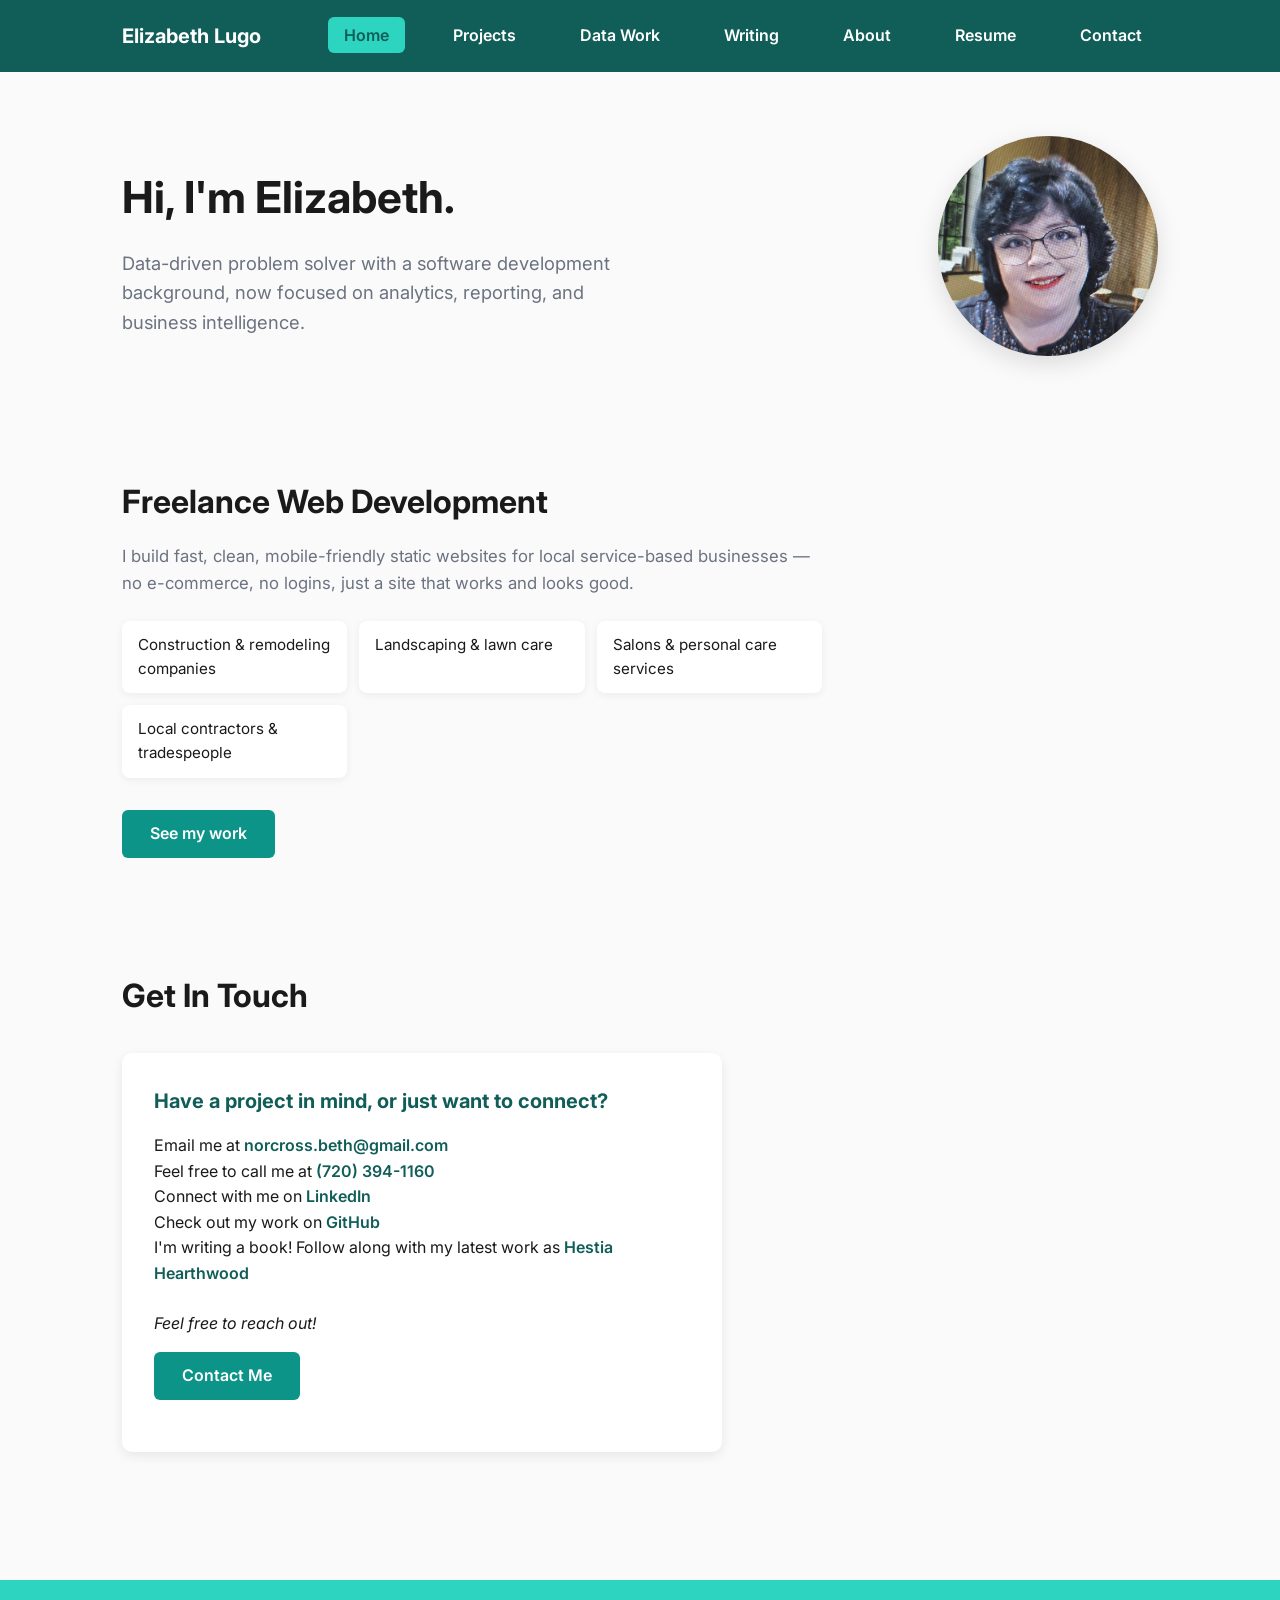
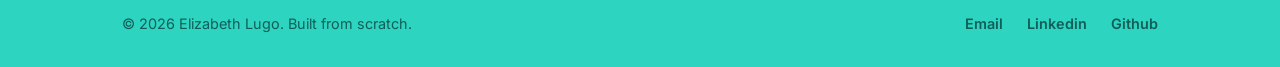
<file: index.html>
<!DOCTYPE html>
<html lang="en">
    <head>
        <meta charset="UTF-8">
        <meta name="viewport" content="width=device-width, initial-scale=1.0">
        <title>Elizabeth Lugo | Web Developer & Data Analyst</title>
        <link rel="preconnect" href="https://fonts.googleapis.com">
        <link rel="preconnect" href="https://fonts.gstatic.com" crossorigin>
        <link href="https://fonts.googleapis.com/css2?family=Inter:wght@400;600;700&display=swap" rel="stylesheet">
        <link rel="stylesheet" href="css/styles.css">
    </head>
    <body data-page="home">
        <header>
            <nav>
                <div class="logo"><a href="index.html">Elizabeth Lugo</a></div>
                <ul class="nav-links" id="nav-links"></ul>
                <button class="hamburger" id="hamburger" aria-label="Toggle navigation menu">
                    <span></span>
                    <span></span>
                    <span></span>
                </button>
            </nav>
        </header>

        <main>
            <div id="home-intro-root"></div>
            <div id="home-freelance-root"></div>
            <div id="home-contact-root"></div>
        </main>

        <footer>
            <div id="footer-root"></div>
        </footer>

        <script src="js/site.js"></script>
        <script src="js/home.js"></script>
    </body>
</html>
</file>
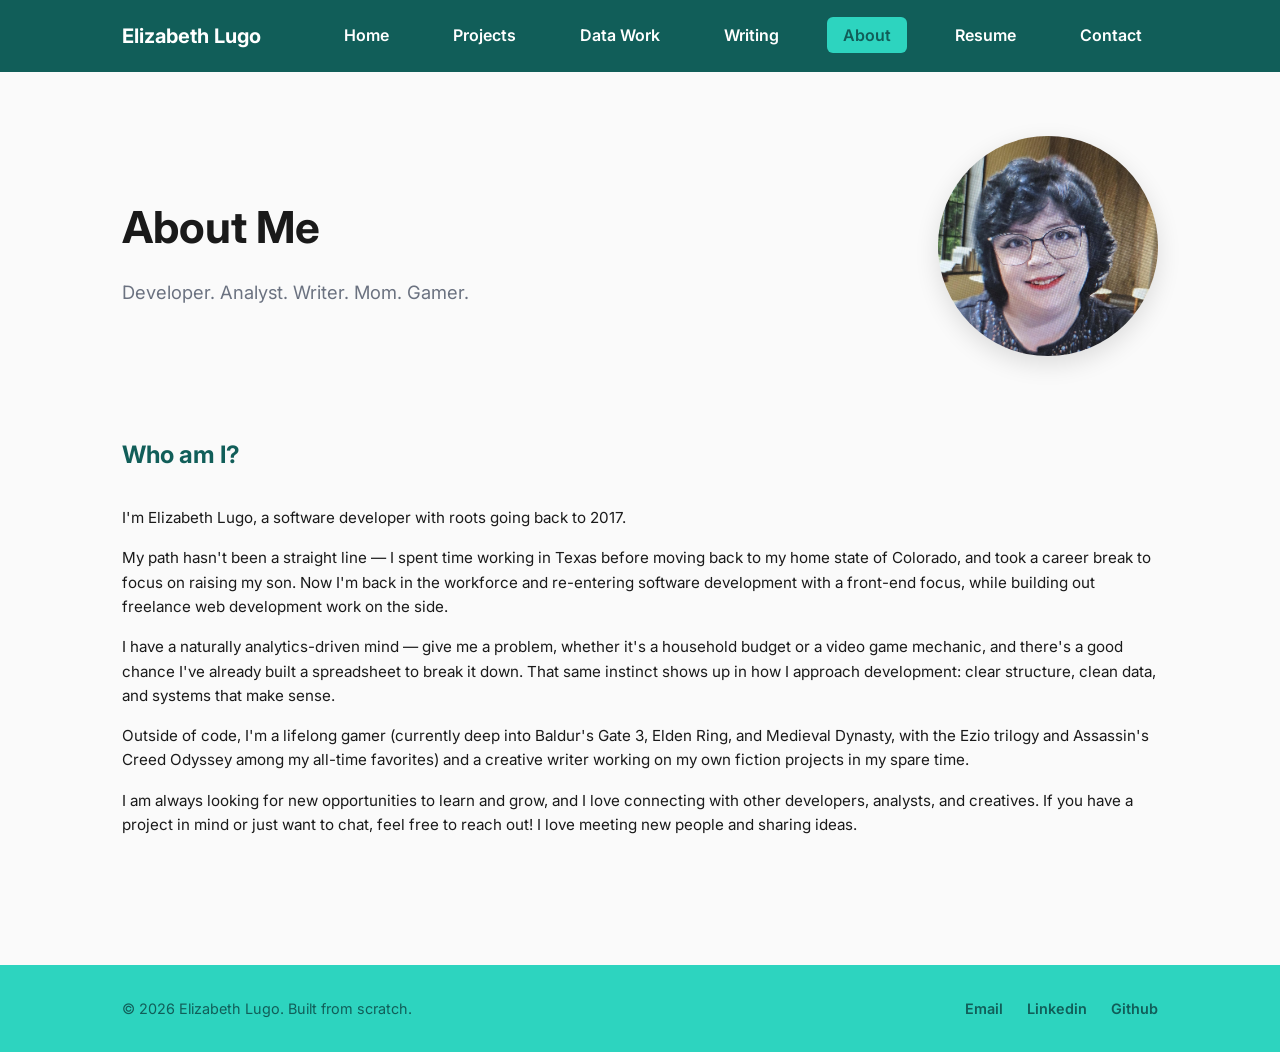
<file: about.html>
<!DOCTYPE html>
<html lang="en">
    <head>
        <meta charset="UTF-8">
        <meta name="viewport" content="width=device-width, initial-scale=1.0">
        <title>Elizabeth Lugo | Web Developer & Data Analyst</title>
        <link rel="preconnect" href="https://fonts.googleapis.com">
        <link rel="preconnect" href="https://fonts.gstatic.com" crossorigin>
        <link href="https://fonts.googleapis.com/css2?family=Inter:wght@400;600;700&display=swap" rel="stylesheet">
        <link rel="stylesheet" href="css/styles.css">
    </head>
    <body data-page="about">
        <header>
            <nav>
                <div class="logo"><a href="index.html">Elizabeth Lugo</a></div>
                <ul class="nav-links" id="nav-links"></ul>
                <button class="hamburger" id="hamburger" aria-label="Toggle navigation menu">
                    <span></span>
                    <span></span>
                    <span></span>
                </button>
            </nav>
        </header>

        <main>
            <div id="about-intro-root"></div>
            <div id="about-bio-root"></div>
        </main>

        <footer>
            <div id="footer-root"></div>
        </footer>

        <script src="js/site.js"></script>
        <script src="js/about.js"></script>
    </body>
</html>
</file>
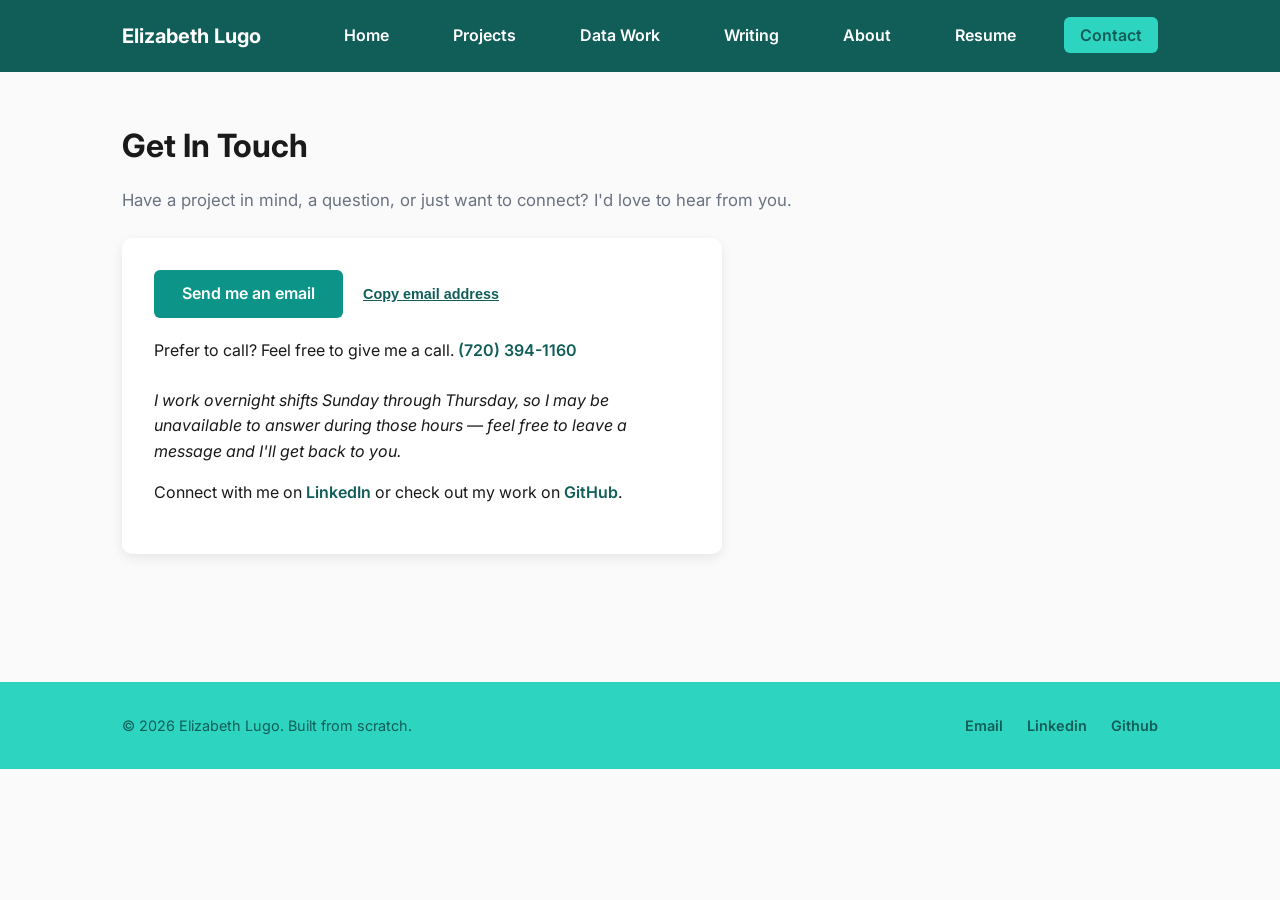
<file: contact.html>
<!DOCTYPE html>
<html lang="en">
    <head>
        <meta charset="UTF-8">
        <meta name="viewport" content="width=device-width, initial-scale=1.0">
        <title>Elizabeth Lugo | Contact</title>
        <link rel="preconnect" href="https://fonts.googleapis.com">
        <link rel="preconnect" href="https://fonts.gstatic.com" crossorigin>
        <link href="https://fonts.googleapis.com/css2?family=Inter:wght@400;600;700&display=swap" rel="stylesheet">
        <link rel="stylesheet" href="css/styles.css">
    </head>
    <body data-page="contact">
        <header>
            <nav>
                <div class="logo"><a href="index.html">Elizabeth Lugo</a></div>
                <ul class="nav-links" id="nav-links"></ul>
                <button class="hamburger" id="hamburger" aria-label="Toggle navigation menu">
                    <span></span>
                    <span></span>
                    <span></span>
                </button>
            </nav>
        </header>

        <main>
            <div id="contact-intro-root"></div>
            <div id="contact-card-root"></div>
        </main>

        <footer>
            <div id="footer-root"></div>
        </footer>

        <script src="js/site.js"></script>
        <script src="js/contact.js"></script>
    </body>
</html>
</file>
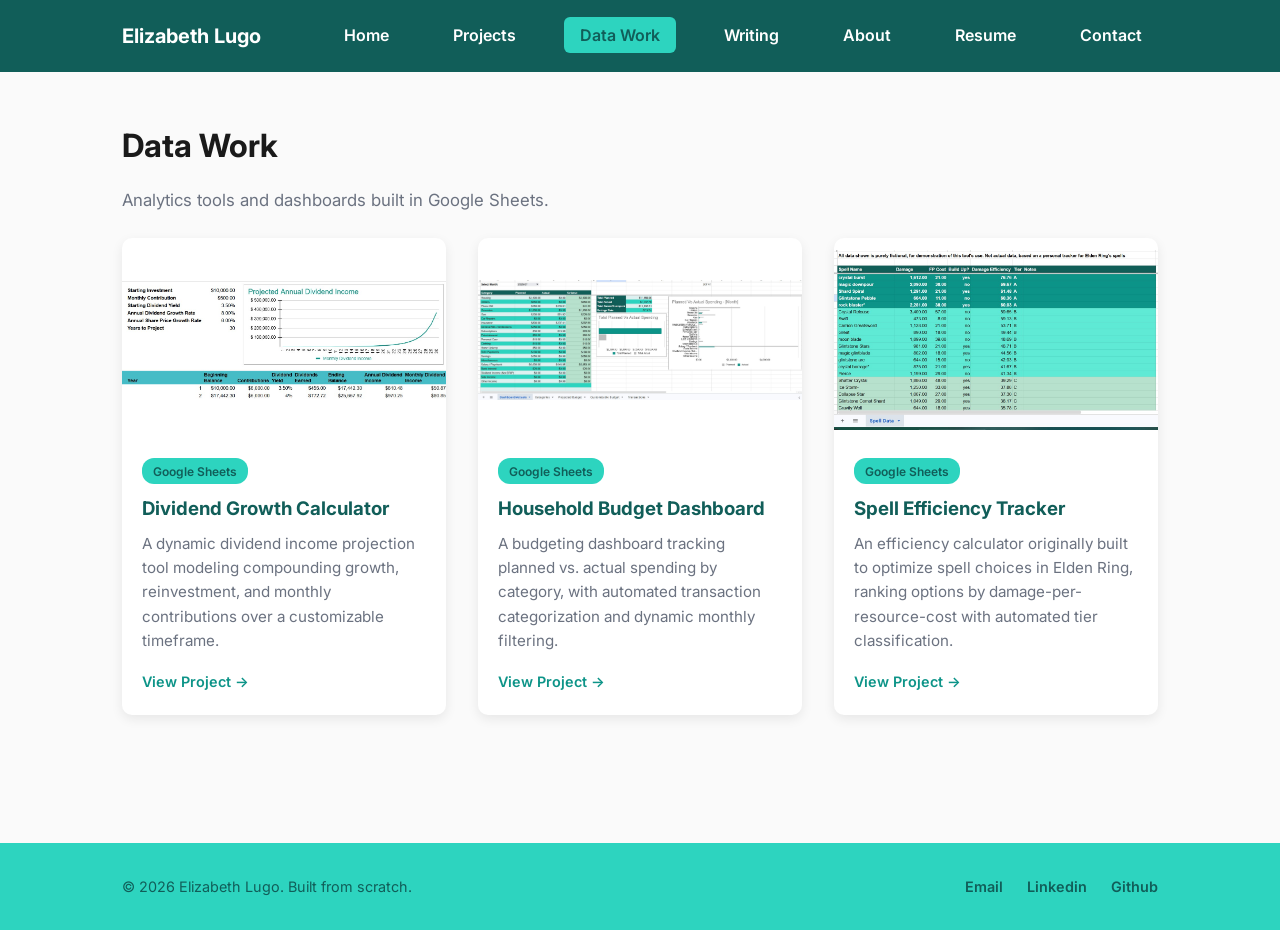
<file: data-work.html>
<!DOCTYPE html>
<html lang="en">
    <head>
        <meta charset="UTF-8">
        <meta name="viewport" content="width=device-width, initial-scale=1.0">
        <title>Elizabeth Lugo | Data Work</title>
        <link rel="preconnect" href="https://fonts.googleapis.com">
        <link rel="preconnect" href="https://fonts.gstatic.com" crossorigin>
        <link href="https://fonts.googleapis.com/css2?family=Inter:wght@400;600;700&display=swap" rel="stylesheet">
        <link rel="stylesheet" href="css/styles.css">
    </head>
    <body data-page="data-work">
        <header>
            <nav>
                <div class="logo"><a href="index.html">Elizabeth Lugo</a></div>
                <ul class="nav-links" id="nav-links"></ul>
                <button class="hamburger" id="hamburger" aria-label="Toggle navigation menu">
                    <span></span>
                    <span></span>
                    <span></span>
                </button>
            </nav>
        </header>

        <main>
            <div id="data-work-intro-root"></div>
            <div id="data-work-grid-root"></div>
        </main>

        <footer>
            <div id="footer-root"></div>
        </footer>

        <script src="js/site.js"></script>
        <script src="js/data-work.js"></script>
    </body>
</html>
</file>
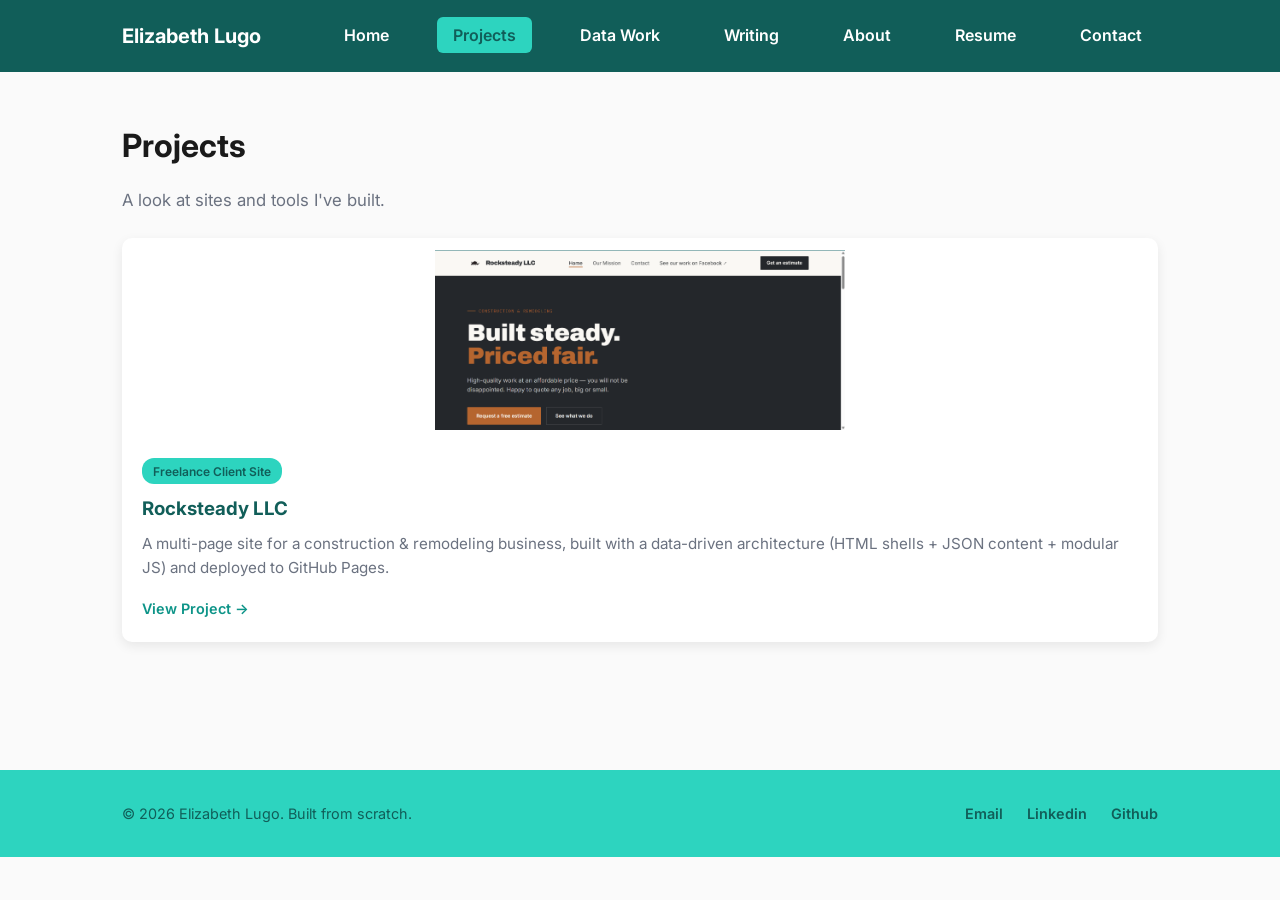
<file: projects.html>
<!DOCTYPE html>
<html lang="en">
    <head>
        <meta charset="UTF-8">
        <meta name="viewport" content="width=device-width, initial-scale=1.0">
        <title>Elizabeth Lugo | Projects</title>
        <link rel="preconnect" href="https://fonts.googleapis.com">
        <link rel="preconnect" href="https://fonts.gstatic.com" crossorigin>
        <link href="https://fonts.googleapis.com/css2?family=Inter:wght@400;600;700&display=swap" rel="stylesheet">
        <link rel="stylesheet" href="css/styles.css">
    </head>
    <body data-page="projects">
        <header>
            <nav>
                <div class="logo"><a href="index.html">Elizabeth Lugo</a></div>
                <ul class="nav-links" id="nav-links"></ul>
                <button class="hamburger" id="hamburger" aria-label="Toggle navigation menu">
                    <span></span>
                    <span></span>
                    <span></span>
                </button>
            </nav>
        </header>

        <main>
            <div id="projects-intro-root"></div>
            <div id="projects-grid-root"></div>
        </main>

        <footer>
            <div id="footer-root"></div>
        </footer>

        <script src="js/site.js"></script>
        <script src="js/projects.js"></script>
    </body>
</html>
</file>
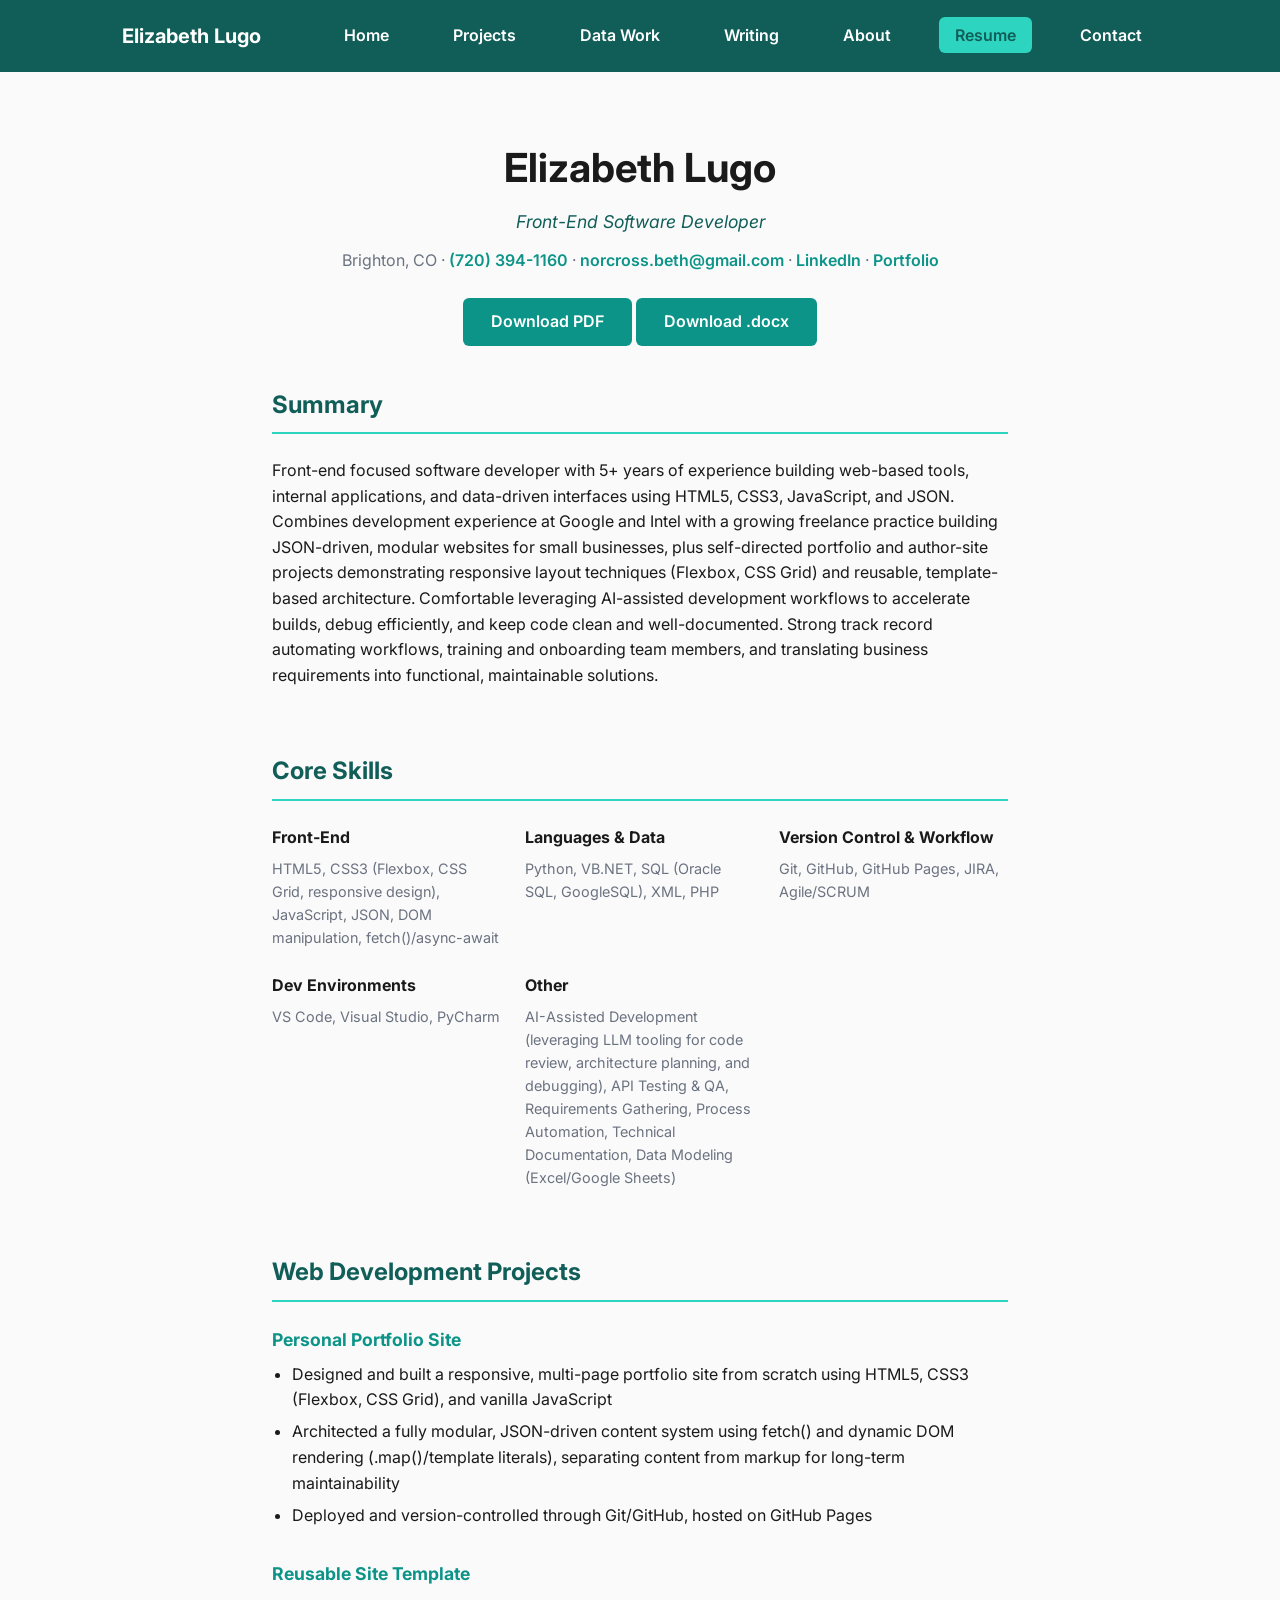
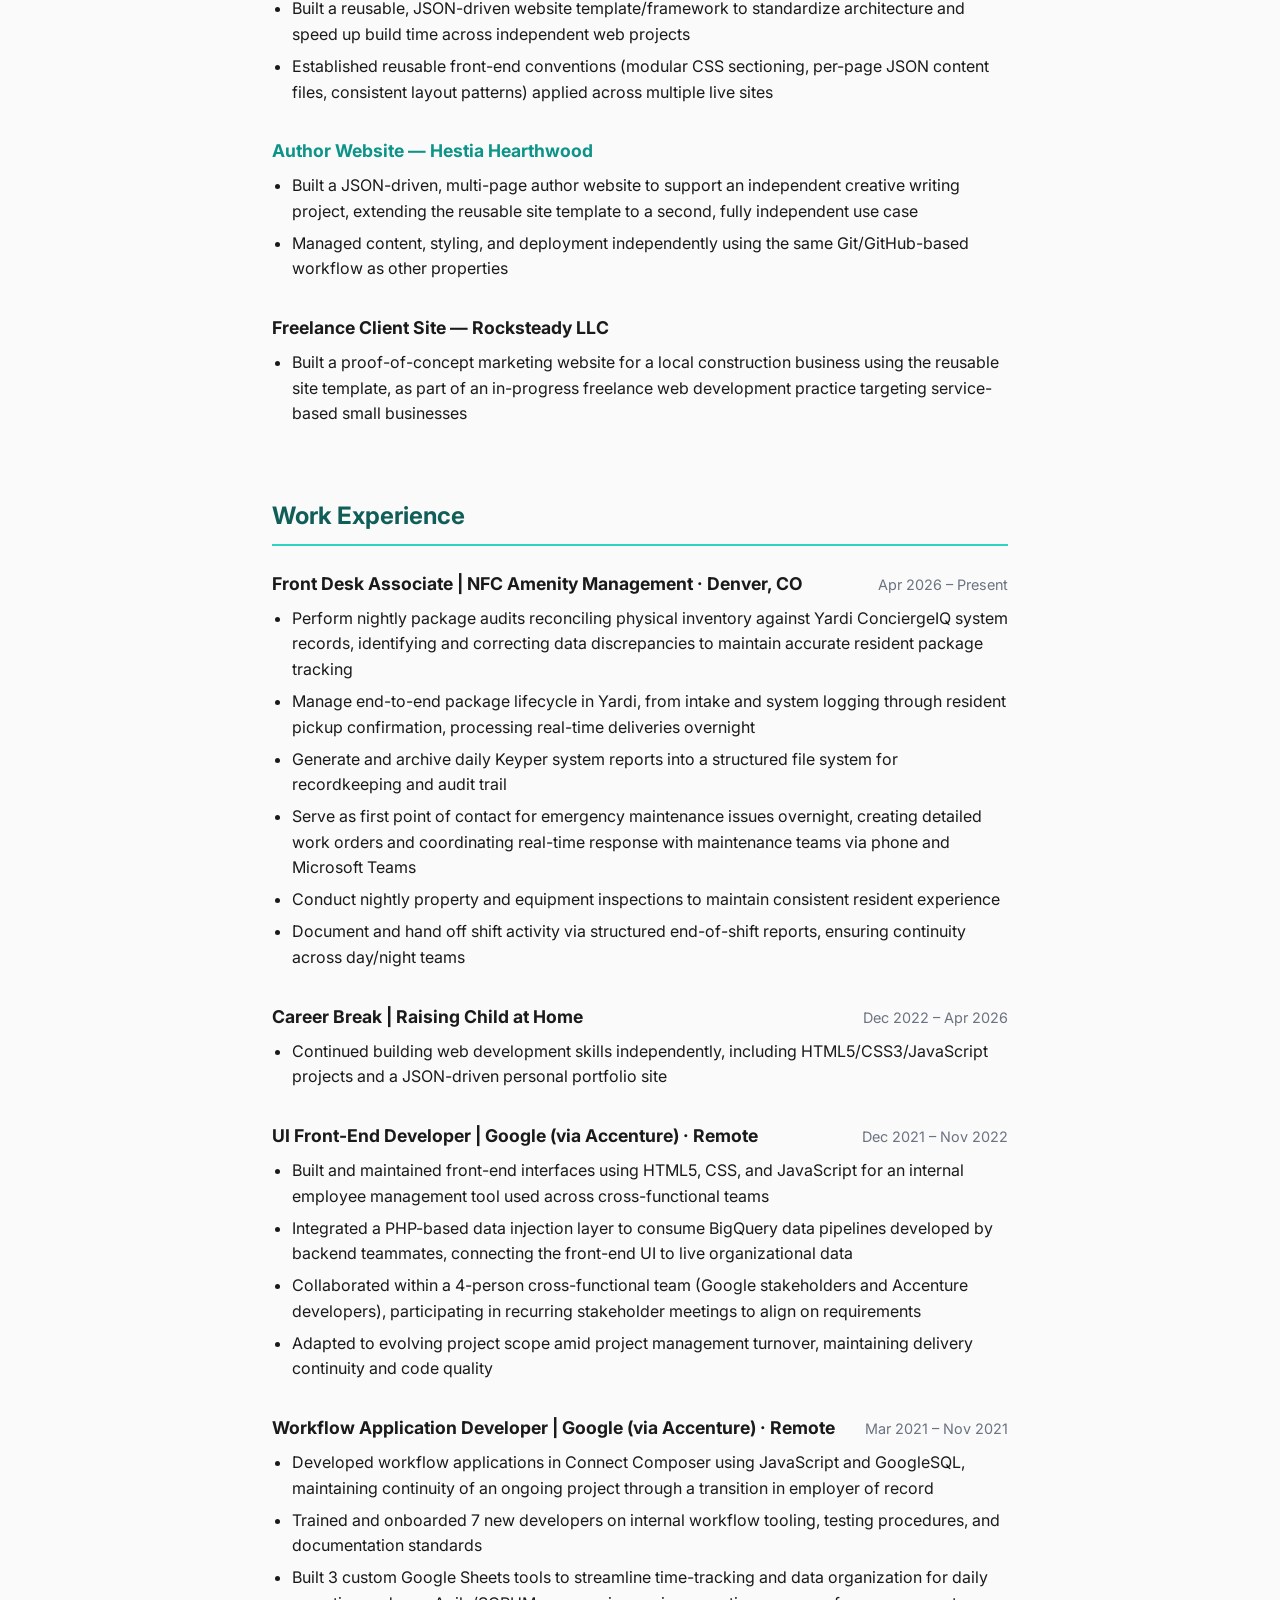
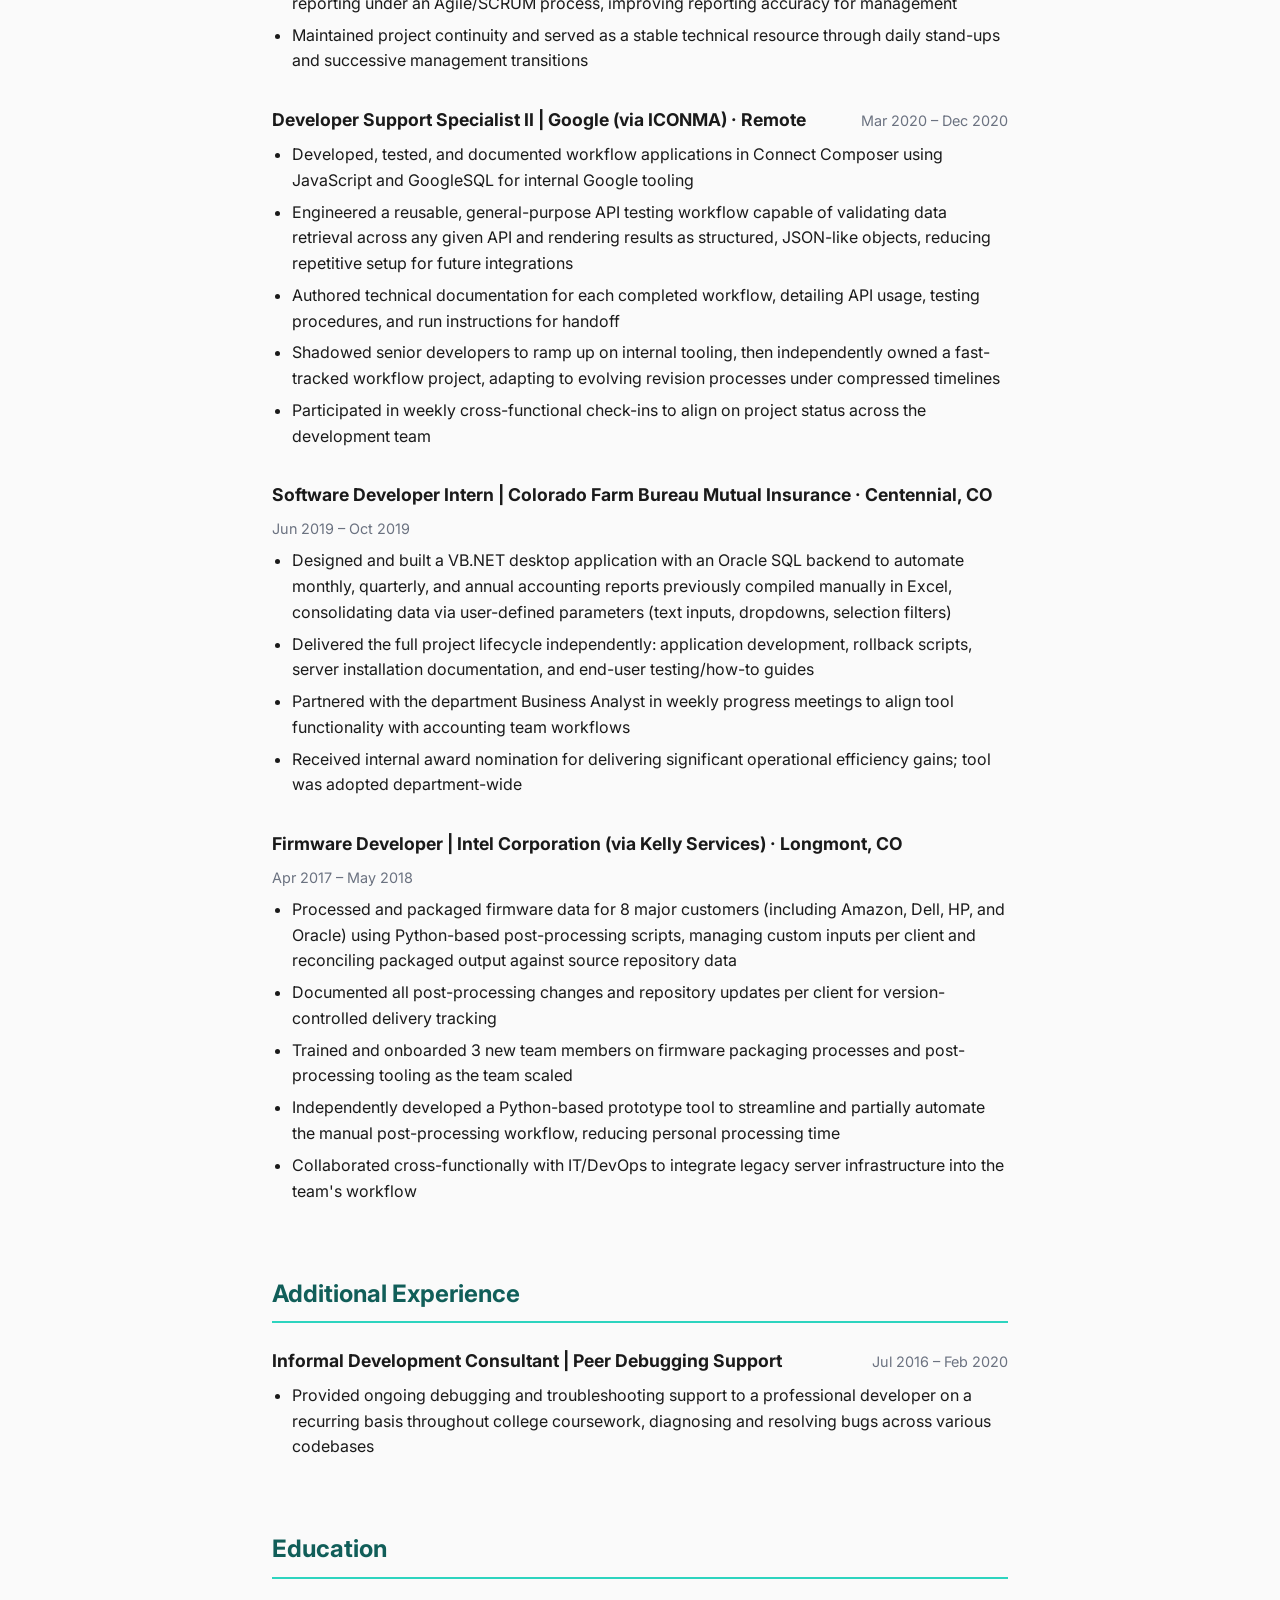
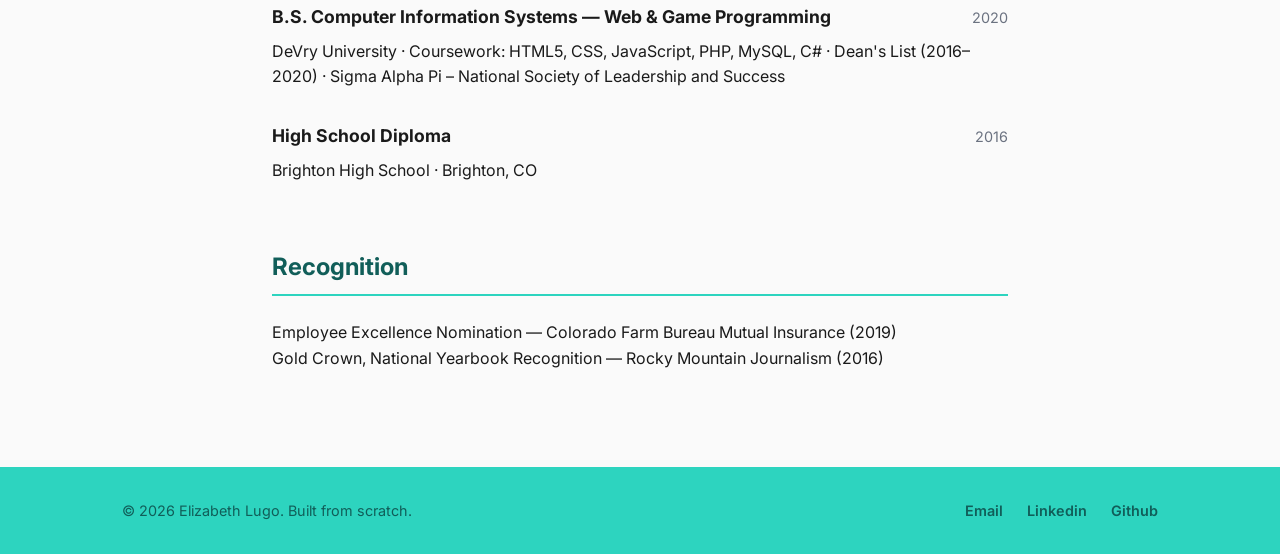
<file: resume.html>
<!DOCTYPE html>
<html lang="en">
    <head>
        <meta charset="UTF-8">
        <meta name="viewport" content="width=device-width, initial-scale=1.0">
        <title>Elizabeth Lugo | Resume</title>
        <link rel="preconnect" href="https://fonts.googleapis.com">
        <link rel="preconnect" href="https://fonts.gstatic.com" crossorigin>
        <link href="https://fonts.googleapis.com/css2?family=Inter:wght@400;600;700&display=swap" rel="stylesheet">
        <link rel="stylesheet" href="css/styles.css">
    </head>
    <body data-page="resume">
        <header>
            <nav>
                <div class="logo"><a href="index.html">Elizabeth Lugo</a></div>
                <ul class="nav-links" id="nav-links"></ul>
                <button class="hamburger" id="hamburger" aria-label="Toggle navigation menu">
                    <span></span>
                    <span></span>
                    <span></span>
                </button>
            </nav>
        </header>

        <main>
            <section class="resume-intro">
                <h1 id="resume-name"></h1>
                <p class="resume-title" id="resume-title"></p>
                <p class="resume-location" id="resume-contact"></p>
                <div class="download-buttons">
                    <a href="assets/files/resume.pdf" download class="download-btn">Download PDF</a>
                    <a href="assets/files/resume.docx" download class="download-btn">Download .docx</a>
                </div>
            </section>

            <section class="resume-section">
                <h2>Summary</h2>
                <p id="resume-summary"></p>
            </section>

            <section class="resume-section">
                <h2>Core Skills</h2>
                <div class="skills-grid" id="resume-skills"></div>
            </section>

            <section class="resume-section">
                <h2>Web Development Projects</h2>
                <div id="resume-projects"></div>
            </section>

            <section class="resume-section">
                <h2>Work Experience</h2>
                <div id="resume-experience"></div>
            </section>

            <section class="resume-section">
                <h2>Additional Experience</h2>
                <div id="resume-additional"></div>
            </section>

            <section class="resume-section">
                <h2>Education</h2>
                <div id="resume-education"></div>
            </section>

            <section class="resume-section">
                <h2>Recognition</h2>
                <div id="resume-recognition"></div>
            </section>
        </main>

        <footer>
            <div id="footer-root"></div>
        </footer>

        <script src="js/site.js"></script>
        <script src="js/resume.js"></script>
    </body>
</html>
</file>
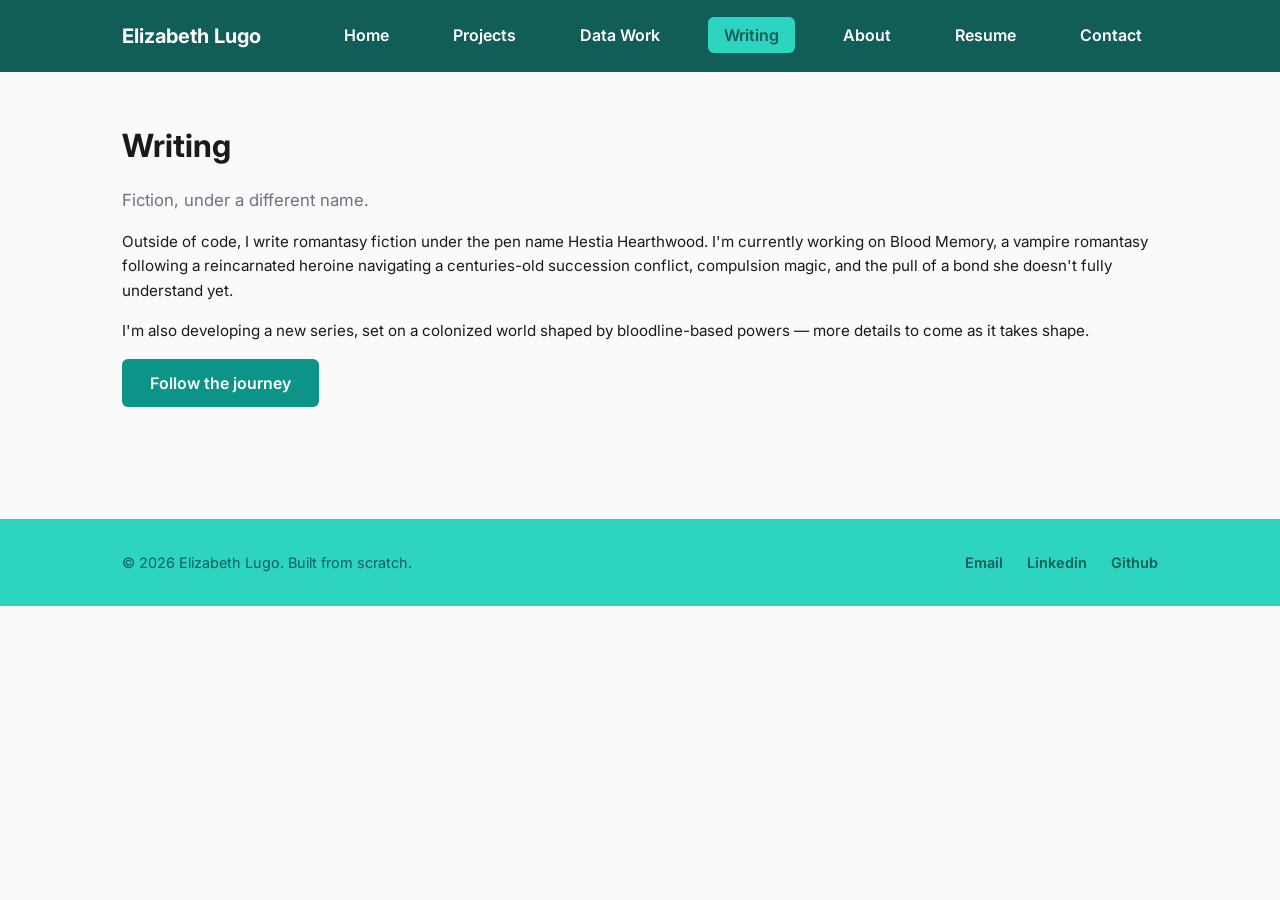
<file: writing.html>
<!DOCTYPE html>
<html lang="en">
    <head>
        <meta charset="UTF-8">
        <meta name="viewport" content="width=device-width, initial-scale=1.0">
        <title>Elizabeth Lugo | Writing</title>
        <link rel="preconnect" href="https://fonts.googleapis.com">
        <link rel="preconnect" href="https://fonts.gstatic.com" crossorigin>
        <link href="https://fonts.googleapis.com/css2?family=Inter:wght@400;600;700&display=swap" rel="stylesheet">
        <link rel="stylesheet" href="css/styles.css">
    </head>
    <body data-page="writing">
        <header>
            <nav>
                <div class="logo"><a href="index.html">Elizabeth Lugo</a></div>
                <ul class="nav-links" id="nav-links"></ul>
                <button class="hamburger" id="hamburger" aria-label="Toggle navigation menu">
                    <span></span>
                    <span></span>
                    <span></span>
                </button>
            </nav>
        </header>

        <main>
            <div id="writing-intro-root"></div>
            <div id="writing-bio-root"></div>
        </main>

        <footer>
            <div id="footer-root"></div>
        </footer>

        <script src="js/site.js"></script>
        <script src="js/writing.js"></script>
    </body>
</html>
</file>
<file: css/styles.css>
/* ============================================================
   FONTS
   ============================================================ */
@import url('https://fonts.googleapis.com/css2?family=Inter:wght@400;600;700&display=swap');


/* ============================================================
   1. GLOBAL VARIABLES
   Change these once here to reskin the entire site.
   ============================================================ */
:root {
  --color-bg: #fafafa;
  --color-text: #1a1a1a;
  --color-primary: #0d9488;       /* main teal */
  --color-primary-dark: #115e59;  /* deep teal — header background, hover states */
  --color-primary-light: #2dd4bf; /* light teal — hover highlight + footer bg */
  --color-muted: #6b7280;
}


/* ============================================================
   2. RESET + BASE ELEMENTS
   Applies everywhere, on every page. Don't put page-specific
   styling here.
   ============================================================ */
html, body {
  margin: 0;
  padding: 0;
  height: 100%;
}

* {
  margin: 0;
  padding: 0;
  box-sizing: border-box;
}

body {
  font-family: 'Inter', system-ui, sans-serif;
  line-height: 1.6;
  color: var(--color-text);
  background-color: var(--color-bg);
}

a {
  color: inherit;
  text-decoration: none;
}

a:hover {
  text-decoration: underline;
}


/* ============================================================
   3. NAV
   Controls #nav-links output from site.js (renderNav), plus the
   static logo/hamburger markup in each page's <header>.
   ============================================================ */
header {
  background-color: var(--color-primary-dark);
  border-bottom: none;
  position: sticky;
  top: 0;
}

nav {
  display: flex;
  justify-content: space-between;
  align-items: center;
  max-width: 1100px;
  margin: 0 auto;
  padding: 1.25rem 2rem;
  flex-wrap: wrap;
}

.logo {
  font-weight: 700;
  font-size: 1.25rem;
  color: white;
}

.nav-links {
  display: flex;
  gap: 2rem;
  list-style: none;
}

.nav-links a {
  text-decoration: none;
  color: white;
  font-weight: 600;
  padding: 0.5rem 1rem;
  border-radius: 6px;
  transition: background-color 0.2s ease, color 0.2s ease;
}

.nav-links a:hover {
  background-color: var(--color-primary-light);
  color: var(--color-primary-dark);
  text-decoration: none;
}

/* Current-page indicator — set via body[data-page] matching each
   nav item's "page" value in site.json. Not the same as the mobile
   .nav-links.active toggle below (that targets the <ul>, this targets <a>). */
.nav-links a.active {
  background-color: var(--color-primary-light);
  color: var(--color-primary-dark);
}

.hamburger {
  display: none;
  flex-direction: column;
  justify-content: space-between;
  width: 28px;
  height: 20px;
  background: none;
  border: none;
  cursor: pointer;
  padding: 0;
}

.hamburger span {
  display: block;
  width: 100%;
  height: 3px;
  background-color: white;
  border-radius: 2px;
  transition: transform 0.2s ease, opacity 0.2s ease;
}


/* ============================================================
   4. FOOTER
   Controls #footer-root output from site.js (renderFooter).
   ============================================================ */
footer {
  background-color: var(--color-primary-light);
  border-top: none;
  margin-top: 4rem;
}

.footer-content {
  display: flex;
  justify-content: space-between;
  align-items: center;
  max-width: 1100px;
  margin: 0 auto;
  padding: 2rem;
  flex-wrap: wrap;
  gap: 1rem;
}

.footer-content p {
  color: var(--color-primary-dark);
  font-size: 0.9rem;
}

.footer-links {
  display: flex;
  gap: 1.5rem;
}

.footer-links a {
  color: var(--color-primary-dark);
  text-decoration: none;
  font-size: 0.9rem;
  font-weight: 600;
  transition: color 0.2s ease;
}

.footer-links a:hover {
  color: white;
  text-decoration: none;
}


/* ============================================================
   5. BUTTONS + CTAs
   Shared across the freelance CTA, contact teaser CTA, and
   resume download buttons.
   ============================================================ */
.download-btn {
  display: inline-block;
  background-color: var(--color-primary);
  color: white;
  padding: 0.7rem 1.75rem;
  border-radius: 6px;
  font-weight: 600;
  transition: background-color 0.2s ease;
}

.download-btn:hover {
  background-color: var(--color-primary-dark);
  text-decoration: none;
}

/* Used when a CTA's destination isn't live yet (e.g. writing.html's
   "follow the journey" link before the stories site exists). Same
   button shape, muted so it doesn't read as clickable. */
.btn-disabled {
  background-color: var(--color-muted);
  cursor: default;
}

.btn-disabled:hover {
  background-color: var(--color-muted);
  text-decoration: none;
}


/* ============================================================
   6. HOME PAGE SECTIONS
   Controls output from home.js (renderIntro, renderFreelance,
   renderContactTeaser). Only applies on index.html.
   ============================================================ */
.intro {
  display: flex;
  align-items: center;
  justify-content: space-between;
  gap: 3rem;
  max-width: 1100px;
  margin: 0 auto;
  padding: 4rem 2rem;
  flex-wrap: wrap;
}

.intro-text {
  flex: 1;
  min-width: 280px;
}

.intro-text h1 {
  font-size: 2.75rem;
  margin-bottom: 1rem;
}

.intro-text p {
  font-size: 1.15rem;
  color: var(--color-muted);
  max-width: 500px;
}

.intro-image img {
  width: 220px;
  height: 220px;
  border-radius: 50%;
  object-fit: cover;
  box-shadow: 0 8px 24px rgba(0, 0, 0, 0.12);
}

.freelance {
  max-width: 1100px;
  margin: 0 auto;
  padding: 3rem 2rem;
}

.freelance h2 {
  font-size: 2rem;
  margin-bottom: 1rem;
}

.freelance > p {
  color: var(--color-muted);
  font-size: 1.05rem;
  max-width: 700px;
  margin-bottom: 1.5rem;
}

.freelance-list {
  list-style: none;
  display: grid;
  grid-template-columns: repeat(auto-fit, minmax(220px, 1fr));
  gap: 0.75rem;
  max-width: 700px;
  margin-bottom: 2rem;
}

.freelance-list li {
  background-color: white;
  border-radius: 8px;
  padding: 0.75rem 1rem;
  font-size: 0.95rem;
  box-shadow: 0 2px 8px rgba(0, 0, 0, 0.06);
}

.contact {
  max-width: 1100px;
  margin: 0 auto;
  padding: 4rem 2rem;
}

.contact h2 {
  font-size: 2rem;
  margin-bottom: 2rem;
}

.contact-card {
  background-color: white;
  border-radius: 10px;
  padding: 2rem;
  max-width: 600px;
  box-shadow: 0 4px 12px rgba(0, 0, 0, 0.08);
}

.contact-card h3 {
  font-size: 1.25rem;
  margin-bottom: 1rem;
  color: var(--color-primary-dark);
}

.contact-card p {
  color: var(--color-text);
}

.contact-card .download-btn {
  margin-bottom: 1.25rem;
}

.copy-email-btn {
  display: inline-block;
  background: none;
  border: none;
  color: var(--color-primary-dark);
  font-weight: 600;
  font-size: 0.9rem;
  text-decoration: underline;
  cursor: pointer;
  padding: 0;
  margin: 0 0 1.25rem 1rem;
}

.copy-email-btn:hover {
  color: var(--color-primary-light);
}

.contact-card p:last-child {
  margin-bottom: 1rem;
}

/* Plain text links inside contact-card paragraphs (email, phone, socials).
   Scoped to "p a" only so it never touches the .download-btn CTA below,
   which controls its own white-on-teal color. */
.contact-card p a {
  color: var(--color-primary-dark);
  font-weight: 600;
  text-decoration: none;
}

.contact-card p a:hover {
  color: var(--color-primary-light);
  text-decoration: underline;
}

.contact-note {
  color: var(--color-muted);
  font-style: italic;
  margin-top: 1.5rem !important;
  margin-bottom: 1rem;
}

.coming-soon {
  font-size: 0.75rem;
  color: var(--color-muted);
  border: 1px solid var(--color-muted);
  border-radius: 12px;
  padding: 0.15rem 0.6rem;
  margin-left: 0.3rem;
}


/* ============================================================
   6.5 SHARED PAGE INTRO / BODY SPACING
   Used by any page built from two stacked root divs — a short
   intro (headline + sub) followed by a body section (a grid, a
   list, etc). Currently: Projects, Data Work.

   The split matters: if both blocks used the same top+bottom
   padding, stacking them adds the two together (e.g. 4rem + 4rem
   = 8rem gap). Splitting it so the intro only pads its top and
   the section only pads its bottom keeps the visual rhythm
   consistent with one generous gap, not two.
   ============================================================ */
.page-intro {
  max-width: 1100px;
  margin: 0 auto;
  padding: 3rem 2rem 0.5rem;
}

.page-intro h2 {
  font-size: 2rem;
  margin-bottom: 1rem;
}

.page-intro p {
  color: var(--color-muted);
  font-size: 1.05rem;
  max-width: 700px;
}

.page-section {
  max-width: 1100px;
  margin: 0 auto;
  padding: 1rem 2rem 4rem;
}


/* ============================================================
   7. CARD GRID (Projects & Data Work pages)
   Controls output from projects.js and data-work.js. Both pages
   reuse this same card layout since the content shape matches.
   ============================================================ */
.project-grid {
  display: grid;
  grid-template-columns: repeat(auto-fit, minmax(280px, 1fr));
  gap: 2rem;
}

.project-card {
  background-color: white;
  border-radius: 10px;
  overflow: hidden;
  box-shadow: 0 4px 12px rgba(0, 0, 0, 0.08);
  transition: transform 0.2s ease, box-shadow 0.2s ease;
  padding-top: 0.75rem;
}

.project-card:hover {
  transform: translateY(-4px);
  box-shadow: 0 8px 20px rgba(0, 0, 0, 0.12);
}

.project-card img {
  width: 100%;
  height: 180px;
  object-fit: contain;
  background-color: white;
}

.project-card-placeholder {
  width: 100%;
  height: 180px;
  display: flex;
  align-items: center;
  justify-content: center;
  background-color: var(--color-bg);
  color: var(--color-muted);
  font-size: 0.9rem;
  font-style: italic;
}

.project-card-content {
  padding: 1.25rem;
}

.project-type {
  display: inline-block;
  font-size: 0.75rem;
  font-weight: 600;
  color: var(--color-primary-dark);
  background-color: var(--color-primary-light);
  border-radius: 12px;
  padding: 0.2rem 0.7rem;
  margin-bottom: 0.6rem;
}

.project-card-content h3 {
  margin-bottom: 0.5rem;
  color: var(--color-primary-dark);
}

.project-card-content p {
  color: var(--color-muted);
  font-size: 0.95rem;
  margin-bottom: 1rem;
}

.project-card-content a {
  color: var(--color-primary);
  text-decoration: none;
  font-weight: 600;
  font-size: 0.9rem;
}

.project-card-content a:hover {
  color: var(--color-primary-dark);
}


/* ============================================================
   8. RESUME PAGE SECTIONS
   Controls output from resume.js. Only applies on resume.html.
   ============================================================ */
.resume-intro {
  max-width: 800px;
  margin: 0 auto;
  padding: 4rem 2rem 0.5rem;
  text-align: center;
}

.resume-intro h1 {
  font-size: 2.5rem;
  margin-bottom: 0.5rem;
}

.resume-title {
  font-style: italic;
  color: var(--color-primary-dark);
  font-size: 1.1rem;
  margin-bottom: 0.75rem;
}

/* Right after .resume-entry-header h3 { font-size: 1.1rem; }, add: */
.resume-entry-header h3 a {
  color: var(--color-primary);
}

.resume-entry-header h3 a:hover {
  color: var(--color-primary-dark);
}

.resume-location {
  color: var(--color-muted);
  margin-bottom: 1.5rem;
}

.resume-location a {
  color: var(--color-primary);
  font-weight: 600;
}

.resume-section {
  max-width: 800px;
  margin: 0 auto;
  padding: 2rem 2rem;
}

.resume-section h2 {
  font-size: 1.5rem;
  color: var(--color-primary-dark);
  border-bottom: 2px solid var(--color-primary-light);
  padding-bottom: 0.5rem;
  margin-bottom: 1.5rem;
}

.skills-grid {
  display: grid;
  grid-template-columns: repeat(auto-fit, minmax(220px, 1fr));
  gap: 1.5rem;
}

.skill-group h3 {
  font-size: 1rem;
  margin-bottom: 0.4rem;
}

.skill-group p {
  color: var(--color-muted);
  font-size: 0.9rem;
}

.resume-entry {
  margin-bottom: 2rem;
}

.resume-entry:last-child {
  margin-bottom: 0;
}

.resume-entry-header {
  display: flex;
  justify-content: space-between;
  align-items: baseline;
  flex-wrap: wrap;
  gap: 0.5rem;
  margin-bottom: 0.5rem;
}

.resume-entry-header h3 {
  font-size: 1.1rem;
}

.resume-entry-header h4 {
  font-size: 1rem;
  color: var(--color-primary-dark);
}

.resume-date {
  color: var(--color-muted);
  font-size: 0.9rem;
  white-space: nowrap;
}

.resume-entry ul {
  padding-left: 1.25rem;
  color: var(--color-text);
}

.resume-entry li {
  margin-bottom: 0.4rem;
}

.resume-subentry {
  margin-top: 1.25rem;
  margin-left: 1rem;
  padding-left: 1rem;
  border-left: 2px solid var(--color-primary-light);
}


/* ============================================================
   9. WRITING / ABOUT / CONTACT PAGE SECTIONS
   ============================================================ */

/* ============================================================
   9.1 ABOUT PAGE
   Controls output from about.js. Only applies on about.html.
   Vertical padding split the same way as page-intro/page-section
   above (see 6.5) so the gap between the intro and the bio text
   doesn't double up.
   ============================================================ */
.about-intro {
  max-width: 1100px;
  margin: 0 auto;
  padding: 3rem 1rem 0.5rem;
}

.about-intro-image img {
  width: 220px;
  height: 220px;
  border-radius: 50%;
  object-fit: cover;
  box-shadow: 0 8px 24px rgba(0, 0, 0, 0.12);
}

.bio {
  max-width: 1100px;
  margin: 0 auto;
  padding: 0.5rem 2rem 3rem;
}

.bio h2 {
  font-size: 1.5rem;
  color: var(--color-primary-dark);
  padding-bottom: 0.5rem;
  margin-bottom: 1.5rem;
}

.bio p {
  color: var(--color-text);
  font-size: 0.95rem;
  margin-bottom: 1rem;
}


/* ============================================================
   10. MOBILE / RESPONSIVE
   ============================================================ */
@media (max-width: 768px) {
  .nav-links {
    display: none;
    flex-direction: column;
    width: 100%;
    gap: 0;
    order: 3;
  }

  .nav-links.active {
    display: flex;
  }

  .nav-links a {
    display: block;
    width: 100%;
    padding: 0.6rem 1rem;
    border-radius: 6px;
    margin: 0.15rem 0.75rem;
  }

  .hamburger {
    display: flex;
    order: 2;
  }

  .logo {
    order: 1;
  }

  nav {
    flex-wrap: wrap;
  }
}
</file>
